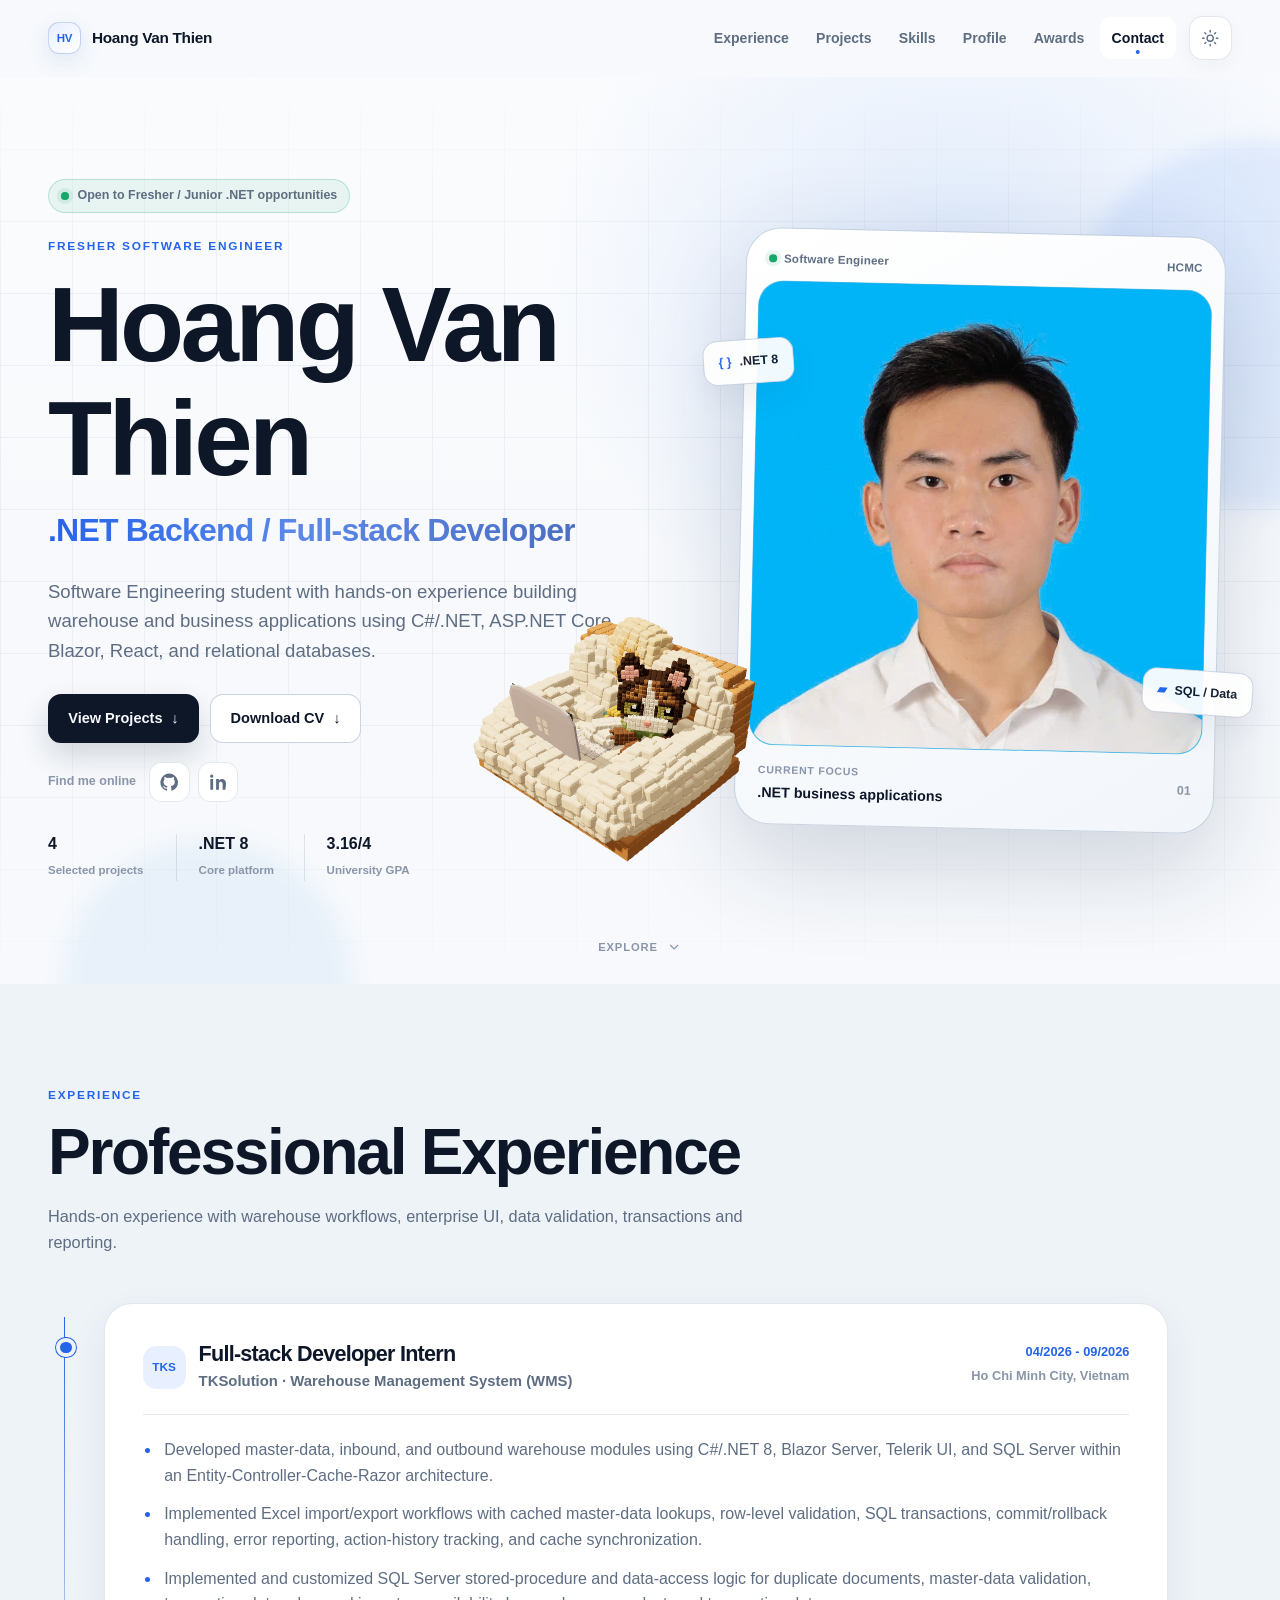
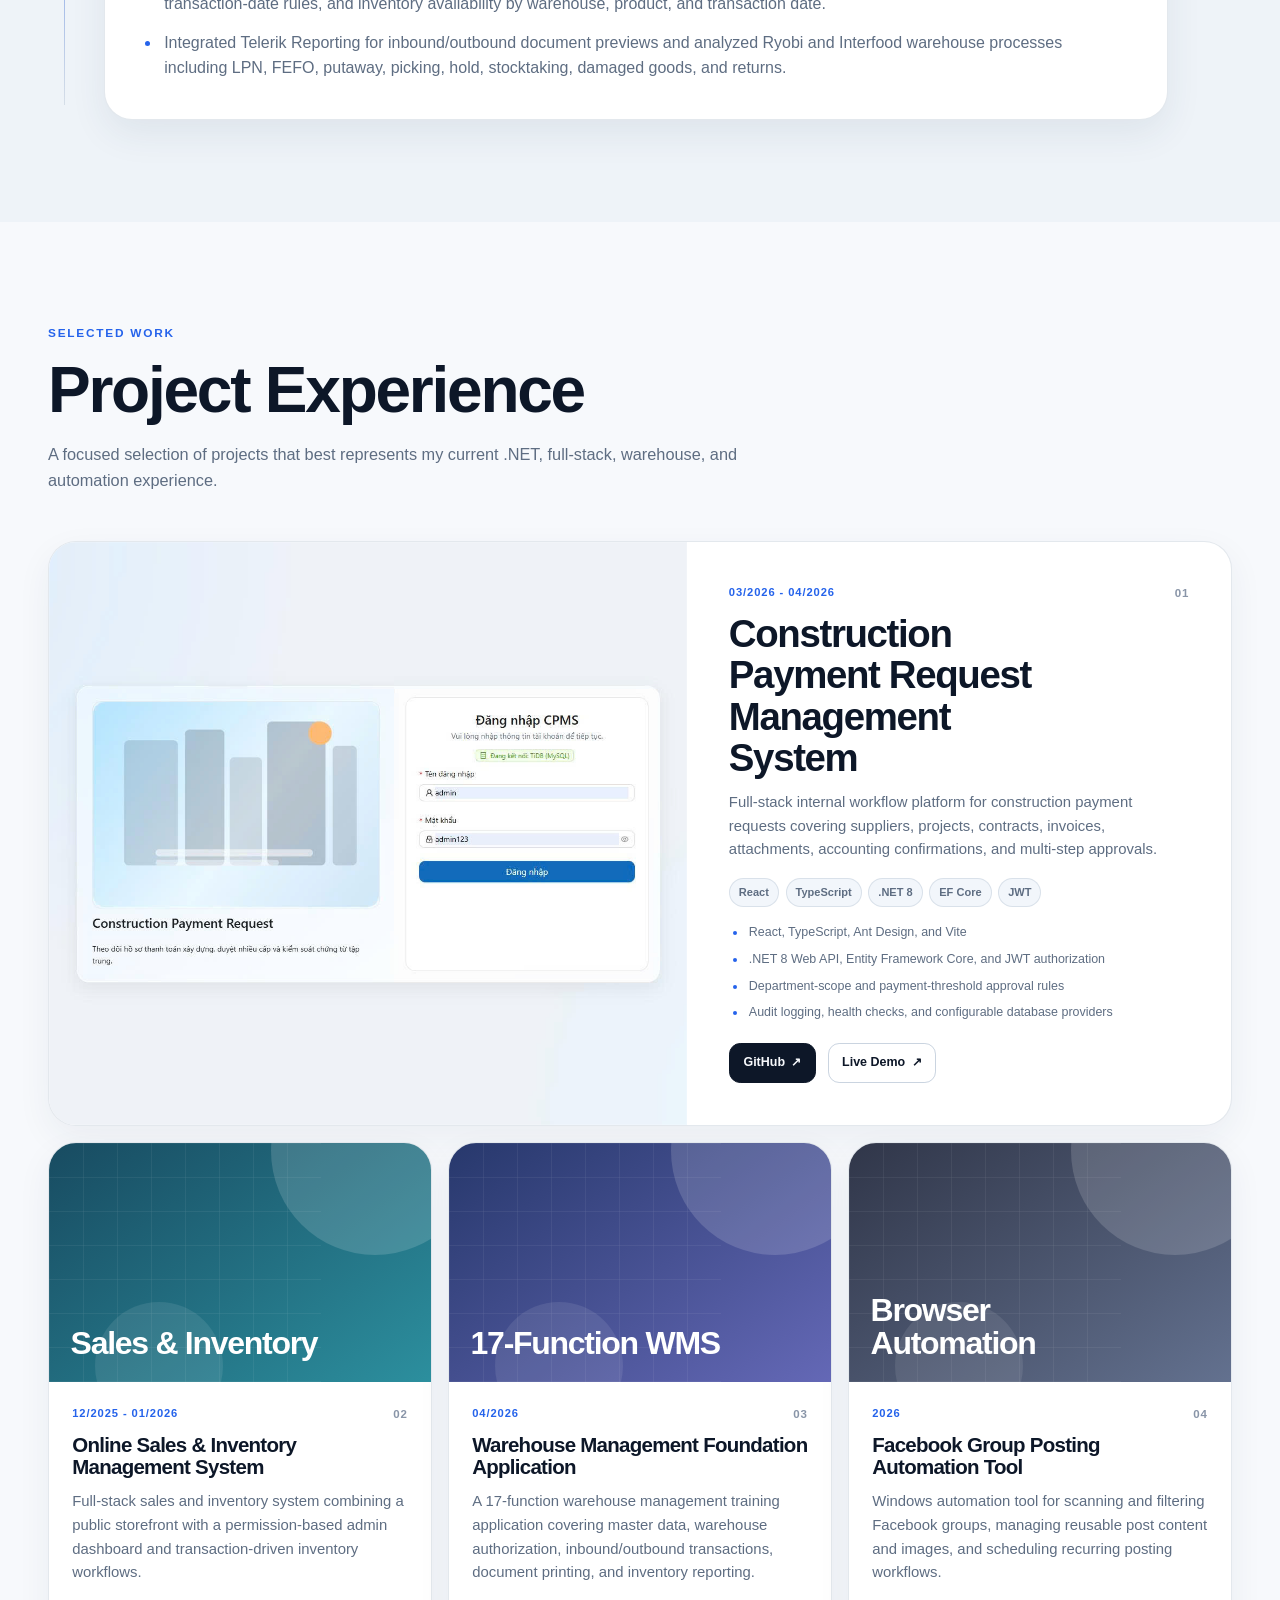
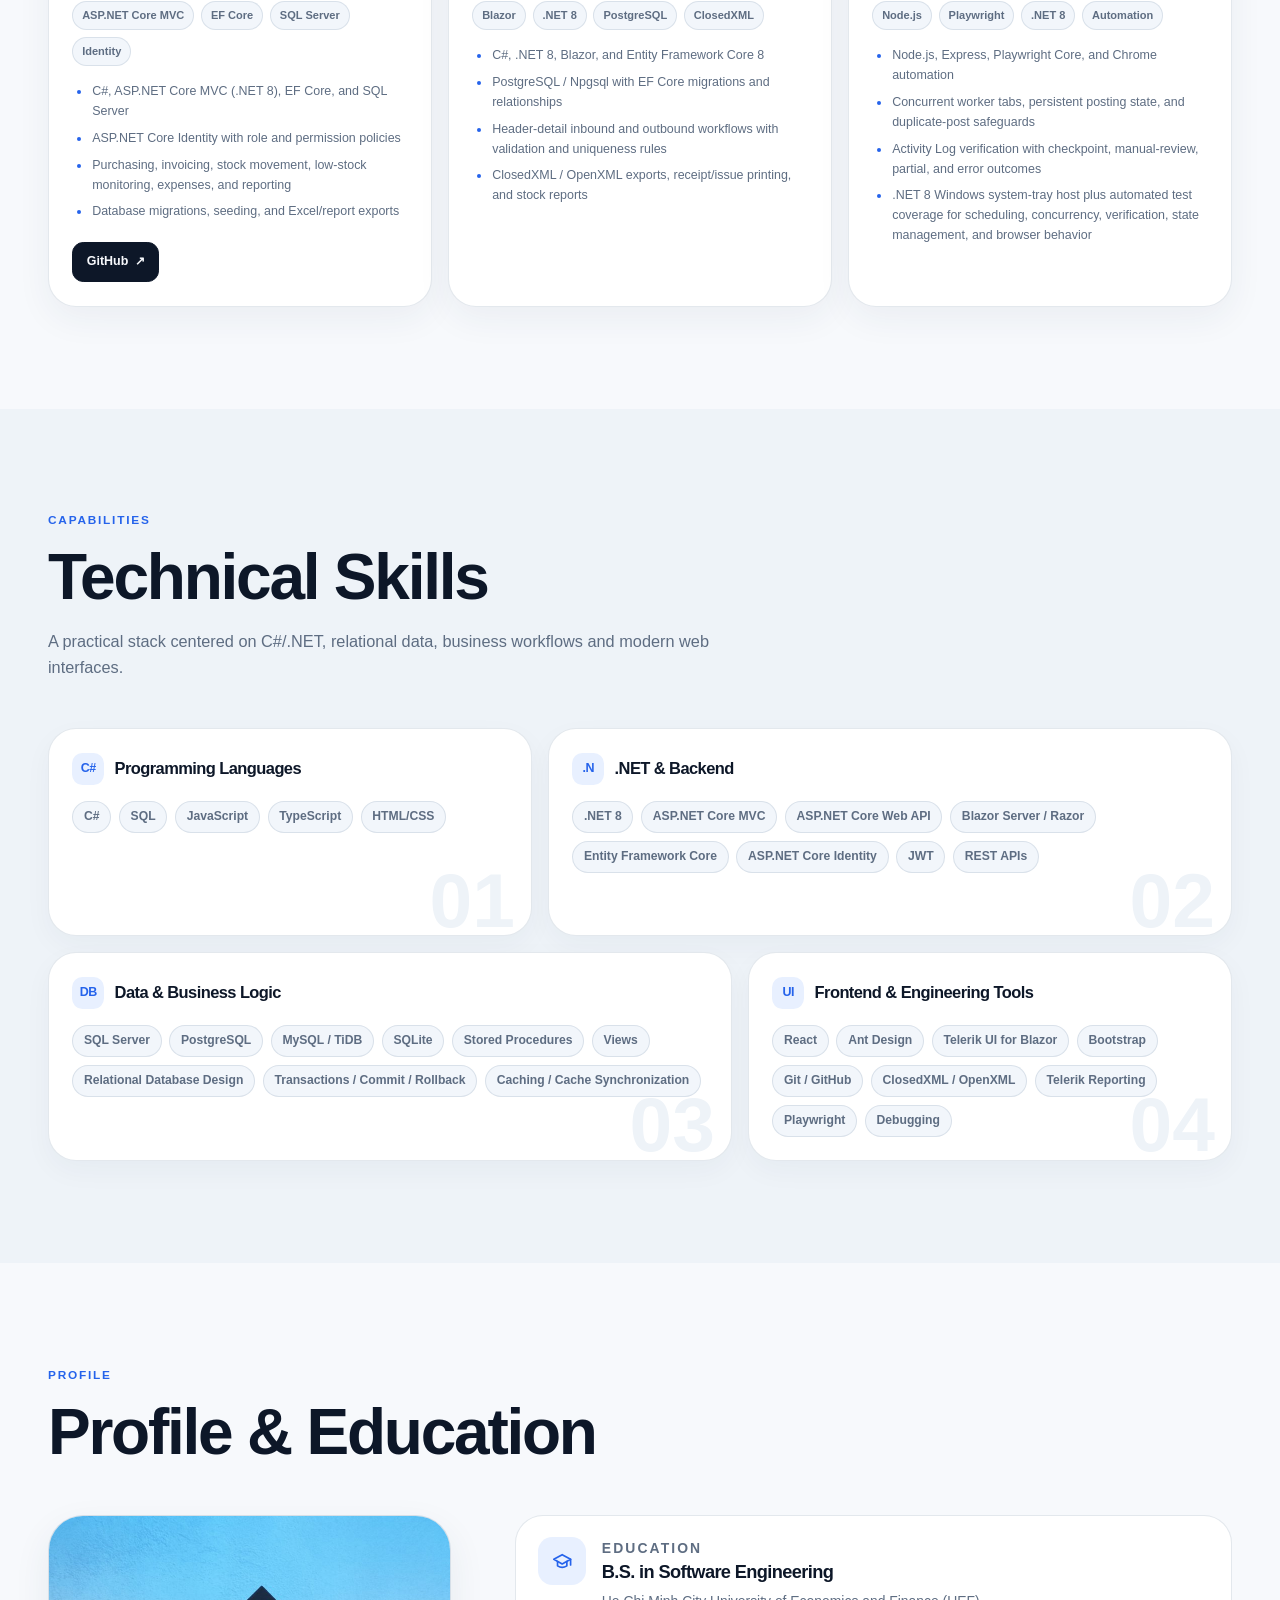
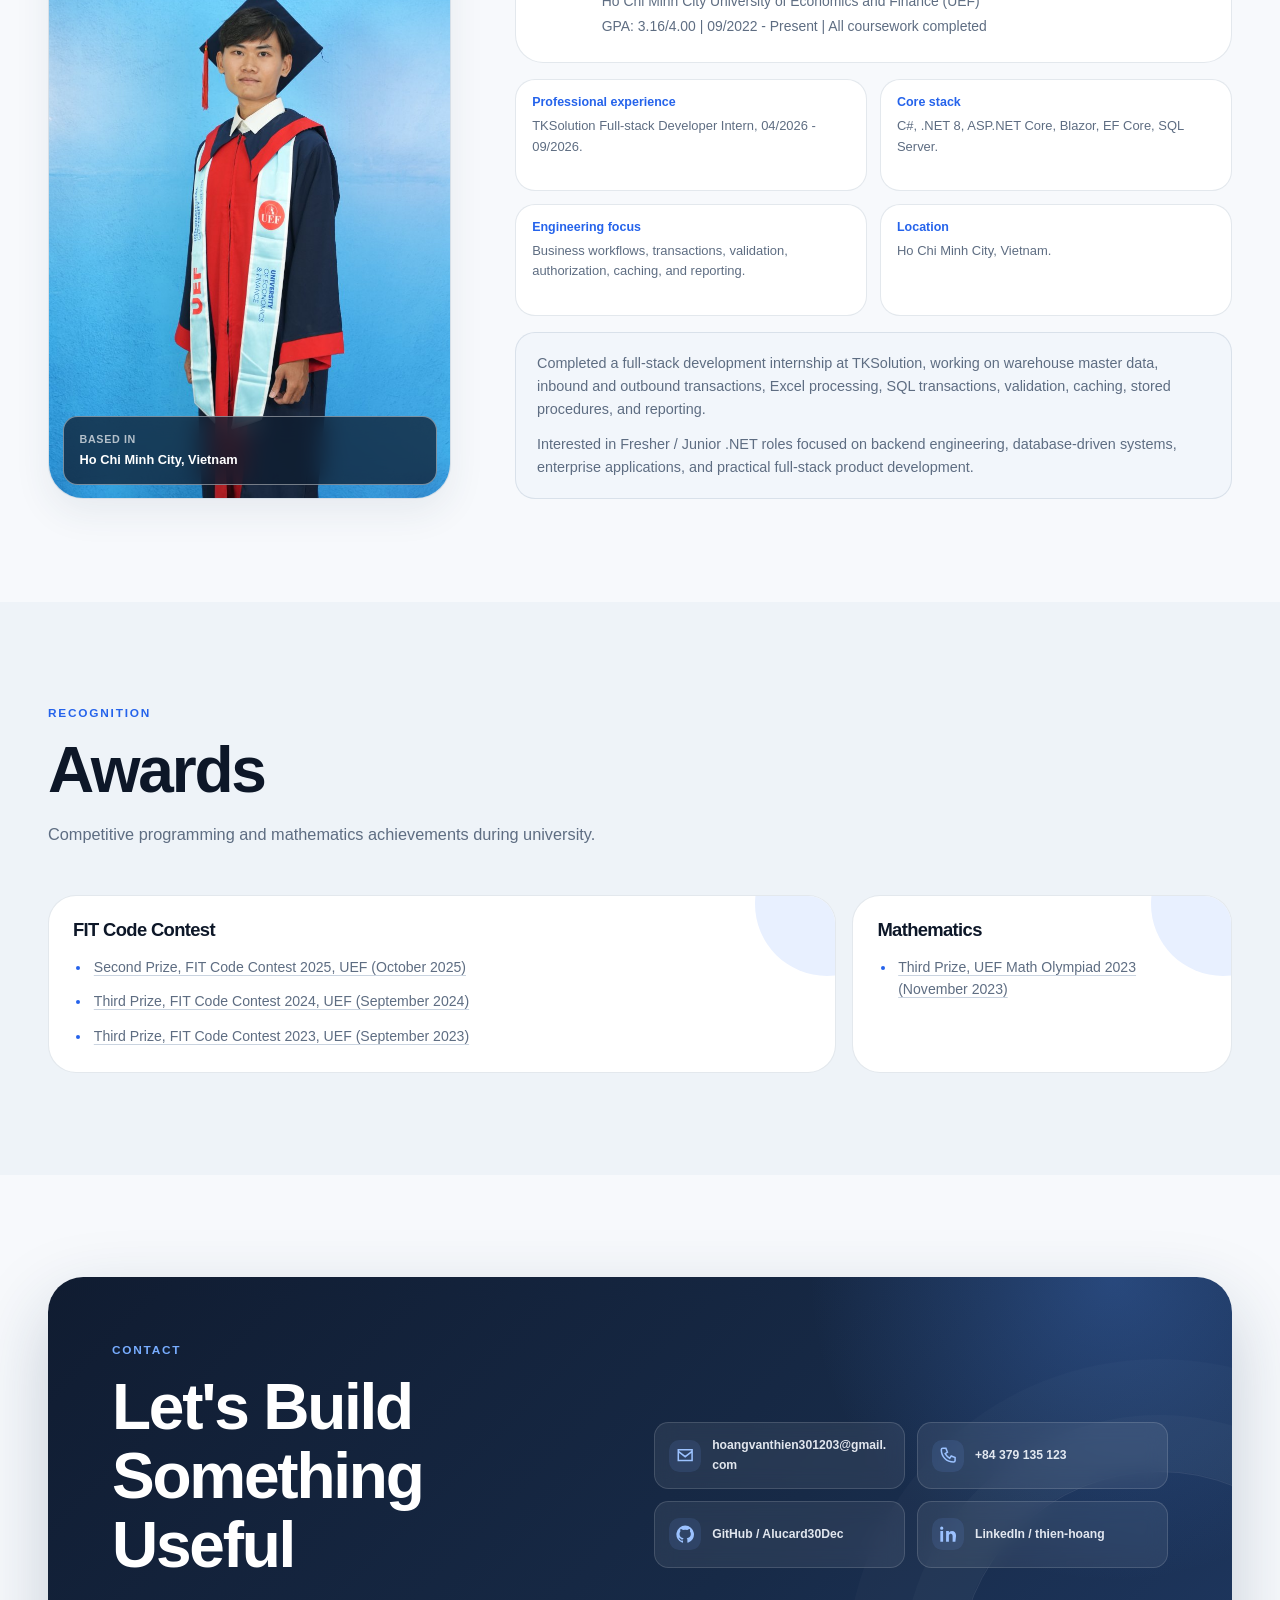
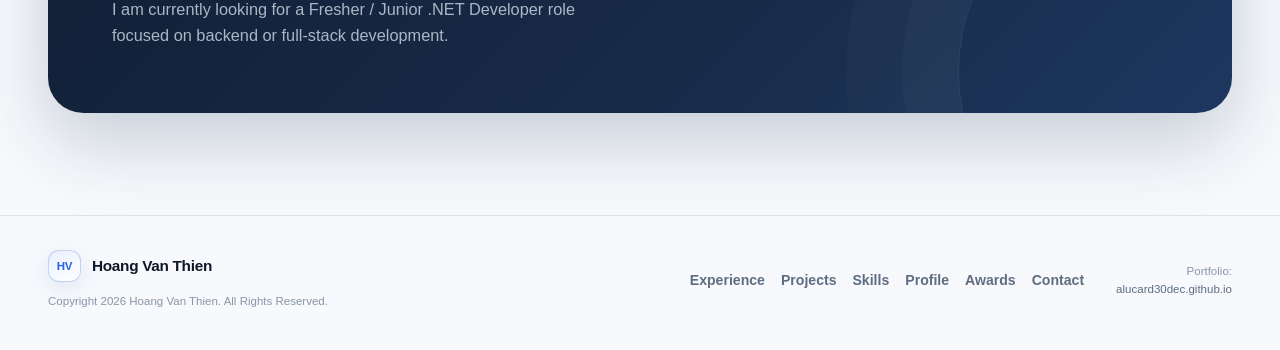
<file: index.html>
<!DOCTYPE html>
<html lang="en">
<head>
  <meta charset="UTF-8" />
  <meta name="viewport" content="width=device-width, initial-scale=1.0" />
  <meta name="description" content="Portfolio of Hoang Van Thien, a Fresher Software Engineer focused on .NET backend and full-stack development." />
  <meta name="theme-color" content="#f7f9fc" />
  <meta name="color-scheme" content="light dark" />
  <meta name="robots" content="index, follow" />
  <meta property="og:type" content="website" />
  <meta property="og:title" content="Hoang Van Thien | .NET Backend / Full-stack Developer" />
  <meta property="og:description" content="Portfolio of Hoang Van Thien, a Fresher Software Engineer focused on .NET backend and full-stack development." />
  <meta property="og:url" content="https://alucard30dec.github.io/" />
  <meta property="og:image" content="https://alucard30dec.github.io/Images/ProfileImage.png" />
  <meta property="og:image:alt" content="Hoang Van Thien" />
  <meta name="twitter:card" content="summary" />
  <meta name="twitter:title" content="Hoang Van Thien | .NET Backend / Full-stack Developer" />
  <meta name="twitter:description" content="Portfolio of Hoang Van Thien, a Fresher Software Engineer focused on .NET backend and full-stack development." />
  <meta name="twitter:image" content="https://alucard30dec.github.io/Images/ProfileImage.png" />
  <title>Hoang Van Thien | .NET Backend / Full-stack Developer</title>
  <link rel="canonical" href="https://alucard30dec.github.io/" />
  <link rel="icon" href="favicon.svg" type="image/svg+xml" />
  <link rel="stylesheet" href="style.css" />
  <script type="application/ld+json">
    {
      "@context": "https://schema.org",
      "@type": "Person",
      "name": "Hoang Van Thien",
      "url": "https://alucard30dec.github.io/",
      "image": "https://alucard30dec.github.io/Images/ProfileImage.png",
      "jobTitle": ".NET Backend / Full-stack Developer",
      "address": {
        "@type": "PostalAddress",
        "addressLocality": "Ho Chi Minh City",
        "addressCountry": "VN"
      },
      "alumniOf": {
        "@type": "CollegeOrUniversity",
        "name": "Ho Chi Minh City University of Economics and Finance"
      },
      "sameAs": [
        "https://github.com/Alucard30Dec",
        "https://www.linkedin.com/in/thi%C3%AAn-ho%C3%A0ng-9427732b5/"
      ]
    }
  </script>
</head>
<body>
  <a class="skip-link" href="#mainContent">Skip to content</a>

  <header class="site-header" id="siteHeader">
    <nav class="nav-shell container" aria-label="Primary navigation">
      <a class="site-brand" href="#home" id="siteBrandLink" aria-label="Hoang Van Thien - Home">
        <span class="brand-mark" aria-hidden="true">HV</span>
        <span id="siteBrand">Hoang Van Thien</span>
      </a>

      <div class="nav-actions">
        <div class="desktop-nav" id="desktopNavLinks"></div>
        <button class="theme-toggle" id="themeToggle" type="button" aria-label="Switch to dark theme" title="Switch theme">
          <svg class="theme-icon theme-icon-sun" viewBox="0 0 24 24" aria-hidden="true">
            <circle cx="12" cy="12" r="4"></circle>
            <path d="M12 2v2M12 20v2M4.93 4.93l1.42 1.42M17.66 17.66l1.41 1.41M2 12h2M20 12h2M4.93 19.07l1.42-1.42M17.66 6.34l1.41-1.41"></path>
          </svg>
          <svg class="theme-icon theme-icon-moon" viewBox="0 0 24 24" aria-hidden="true">
            <path d="M20.4 15.2A8.5 8.5 0 0 1 8.8 3.6 8.5 8.5 0 1 0 20.4 15.2Z"></path>
          </svg>
        </button>
        <button class="mobile-nav-toggle" id="mobileNavToggle" type="button" aria-label="Open navigation" aria-expanded="false" aria-controls="mobileNavMenu">
          <span aria-hidden="true"></span>
          <span aria-hidden="true"></span>
          <span aria-hidden="true"></span>
        </button>
      </div>
    </nav>
    <div class="mobile-nav container" id="mobileNavMenu" hidden></div>
  </header>

  <main id="mainContent">
    <section class="hero section-shell" id="home">
      <div class="hero-glow hero-glow-one" aria-hidden="true"></div>
      <div class="hero-glow hero-glow-two" aria-hidden="true"></div>
      <div class="container hero-grid">
        <div class="hero-copy reveal">
          <div class="availability-badge" id="heroStatus"></div>
          <p class="eyebrow" id="heroIntro"></p>
          <h1 id="heroName">Hoang Van Thien</h1>
          <p class="hero-role" id="heroRole"></p>
          <p class="hero-tagline" id="heroTagline"></p>
          <div class="hero-actions" id="heroActions"></div>
          <div class="hero-social-row">
            <span class="hero-social-label">Find me online</span>
            <div class="social-links" id="heroSocials"></div>
          </div>
          <div class="hero-stats" id="heroStats"></div>
        </div>

        <div class="hero-visual reveal">
          <div class="profile-showcase">
            <div class="profile-card">
              <div class="profile-card-topline">
                <span><span class="live-dot" aria-hidden="true"></span> Software Engineer</span>
                <span>HCMC</span>
              </div>
              <div class="profile-photo-wrap">
                <img id="heroAvatar" src="Images/ProfileImage.png" alt="Hoang Van Thien" fetchpriority="high" decoding="async" />
              </div>
              <div class="profile-card-footer">
                <div>
                  <span class="profile-card-label">Current focus</span>
                  <strong>.NET business applications</strong>
                </div>
                <span class="profile-card-number">01</span>
              </div>
            </div>
            <div class="floating-chip floating-chip-dotnet"><span aria-hidden="true">{ }</span> .NET 8</div>
            <div class="floating-chip floating-chip-data"><span aria-hidden="true">▰</span> SQL / Data</div>
            <div class="pet-dock">
              <div class="voxel-pet" id="voxelPet" role="img" aria-label="Interactive 3D voxel tabby cat on a cream sofa with a silver laptop, patterned golden pillow and toy ball. Drag with a mouse or one finger to rotate 360 degrees; use the mouse wheel or pinch to zoom.">
                <span class="pet-stage-inner" aria-hidden="true">
                  <span class="pet-3d-host" data-pet-3d-host></span>
                  <span class="pet-fallback">
                  <svg class="pet-scene" viewBox="0 0 320 240" focusable="false">
                    <ellipse class="pet-shadow" cx="160" cy="210" rx="126" ry="17"></ellipse>

                    <g class="pet-bed">
                      <ellipse class="pet-bed-pillow" cx="208" cy="76" rx="68" ry="31"></ellipse>
                      <polygon class="pet-bed-fold" points="157,77 207,52 261,73 209,98"></polygon>
                      <polygon class="pet-bed-sheet" points="27,130 153,76 294,126 169,188"></polygon>
                      <polygon class="pet-bed-fold" points="27,130 169,188 169,211 27,151"></polygon>
                      <polygon class="pet-bed-cover" points="169,188 294,126 294,149 169,211"></polygon>
                    </g>

                    <g class="pet-cat-body">
                      <path class="pet-fur-tabby" d="M187 130c8-18 39-22 57-8 14 11 20 34 8 47-15 16-51 11-66-4-10-10-7-24 1-35Z"></path>
                      <path class="pet-fur-white" d="M176 130c4-12 17-17 29-12 12 5 18 22 14 36-3 12-13 18-25 12-15-7-23-23-18-36Z"></path>
                      <ellipse class="pet-fur-white" cx="183" cy="150" rx="16" ry="8" transform="rotate(-15 183 150)"></ellipse>
                      <ellipse class="pet-fur-white" cx="207" cy="153" rx="16" ry="8" transform="rotate(8 207 153)"></ellipse>
                      <path class="pet-fur-tabby-dark" d="M232 133c9 2 15 9 16 16-7-3-12-8-16-16ZM223 151c8 0 14 4 18 10-8 0-14-3-18-10Z"></path>
                    </g>

                    <g class="pet-cat-head">
                      <polygon class="pet-ear-outer" points="174,92 179,64 199,82 198,99"></polygon>
                      <polygon class="pet-ear-outer" points="214,82 235,63 240,94 225,101"></polygon>
                      <polygon class="pet-ear-inner" points="181,84 183,71 194,83 193,91"></polygon>
                      <polygon class="pet-ear-inner" points="221,83 232,71 234,88 226,93"></polygon>
                      <ellipse class="pet-fur-white" cx="207" cy="101" rx="36" ry="31"></ellipse>
                      <path class="pet-fur-tabby" d="M173 97 179 78 190 84 201 72 210 83 222 75 239 93 235 101c-13-8-21-9-29-6-12-4-21-3-33 7Z"></path>
                      <path class="pet-fur-white" d="M202 78 209 84 213 98 204 96 198 83Z"></path>
                      <ellipse class="pet-fur-tabby" cx="192" cy="102" rx="8" ry="10"></ellipse>
                      <ellipse class="pet-fur-tabby" cx="220" cy="102" rx="8" ry="10"></ellipse>
                      <ellipse class="pet-eye" cx="193" cy="101" rx="4.2" ry="6"></ellipse>
                      <ellipse class="pet-eye" cx="219" cy="101" rx="4.2" ry="6"></ellipse>
                      <ellipse class="pet-pupil" cx="193" cy="101" rx="1.7" ry="4.4"></ellipse>
                      <ellipse class="pet-pupil" cx="219" cy="101" rx="1.7" ry="4.4"></ellipse>
                      <circle class="pet-eye-glint" cx="194" cy="99" r="1.4"></circle>
                      <circle class="pet-eye-glint" cx="220" cy="99" r="1.4"></circle>
                      <ellipse class="pet-muzzle" cx="201" cy="114" rx="9" ry="6"></ellipse>
                      <ellipse class="pet-muzzle" cx="212" cy="114" rx="9" ry="6"></ellipse>
                      <path class="pet-nose" d="m203 110 8 0-4 5Z"></path>
                      <path class="pet-whisker" d="m195 114-15-3m15 7-17 2m31-6 16-3m-16 7 17 2"></path>
                    </g>

                    <path class="pet-bed-fold" d="M174 164c18-17 39-19 59-9 17 8 28 16 54 7l25 13v39h-92c-22-9-40-24-46-50Z"></path>

                    <g class="pet-laptop">
                      <polygon class="pet-laptop-shell" points="33,43 112,73 114,161 36,132"></polygon>
                      <polygon class="pet-laptop-panel" points="40,53 105,78 107,151 43,127"></polygon>
                      <circle class="pet-laptop-logo" cx="75" cy="103" r="5"></circle>
                      <polygon class="pet-laptop-shell" points="108,132 177,154 222,135 153,113"></polygon>
                      <polygon class="pet-laptop-keyboard" points="118,135 176,154 208,140 151,121"></polygon>
                      <path class="pet-laptop-keys" d="m126 138 5-2m2 5 5-2m3 5 5-2m2 5 5-2m3-15 5-2m2 5 5-2m3 5 5-2m2 5 5-2m-25 4 5-2m3 5 5-2m2-15 5-2m3 5 5-2m2 5 5-2"></path>
                    </g>
                  </svg>
                  </span>
                </span>
                <span class="pet-label">drag · rotate · zoom</span>
              </div>
            </div>
          </div>
        </div>
      </div>
      <a class="scroll-cue" href="#experience" aria-label="Scroll to experience">
        <span>Explore</span>
        <svg viewBox="0 0 24 24" aria-hidden="true"><path d="m6 9 6 6 6-6"></path></svg>
      </a>
    </section>

    <section class="section-shell section-tint" id="experience">
      <div class="container">
        <div class="section-heading section-heading-left reveal">
          <p class="eyebrow" id="experienceKicker"></p>
          <h2 id="experienceTitle"></h2>
          <p class="section-description section-description-left">Hands-on experience with warehouse workflows, enterprise UI, data validation, transactions and reporting.</p>
        </div>
        <div class="experience-list reveal" id="experienceItems"></div>
      </div>
    </section>

    <section class="section-shell" id="projects">
      <div class="container">
        <div class="section-heading section-heading-left reveal">
          <p class="eyebrow" id="projectsKicker"></p>
          <h2 id="projectsTitle"></h2>
          <p class="section-description section-description-left" id="projectsDescription"></p>
        </div>
        <div class="project-grid" id="projTrack"></div>
      </div>
    </section>

    <section class="section-shell section-tint" id="skills">
      <div class="container">
        <div class="section-heading section-heading-left reveal">
          <p class="eyebrow" id="skillsKicker"></p>
          <h2 id="skillsTitle"></h2>
          <p class="section-description section-description-left">A practical stack centered on C#/.NET, relational data, business workflows and modern web interfaces.</p>
        </div>
        <div class="skills-grid" id="skillsGroups"></div>
      </div>
    </section>

    <section class="section-shell" id="about">
      <div class="container">
        <div class="section-heading section-heading-left reveal">
          <p class="eyebrow" id="aboutKicker"></p>
          <h2 id="aboutTitle"></h2>
        </div>
        <div class="profile-grid reveal">
          <div class="profile-image-frame">
            <img id="aboutImage" src="Images/ProfileImage1.png" alt="Hoang Van Thien" loading="lazy" decoding="async" />
            <div class="profile-image-caption">
              <span>Based in</span>
              <strong>Ho Chi Minh City, Vietnam</strong>
            </div>
          </div>
          <div class="profile-content">
            <article class="education-card">
              <span class="education-icon" aria-hidden="true">
                <svg viewBox="0 0 24 24"><path d="m3 10 9-5 9 5-9 5-9-5Z"></path><path d="M7 12.5V17c3 2 7 2 10 0v-4.5M21 10v6"></path></svg>
              </span>
              <div>
                <p class="card-kicker">Education</p>
                <h3 id="aboutEducationTitle"></h3>
                <p id="aboutEducationSchool"></p>
                <p id="aboutEducationDegree"></p>
              </div>
            </article>
            <div class="highlight-grid" id="aboutHighlights"></div>
            <div class="profile-copy" id="aboutParagraphs"></div>
          </div>
        </div>
      </div>
    </section>

    <section class="section-shell section-tint" id="achievements">
      <div class="container">
        <div class="section-heading section-heading-left reveal">
          <p class="eyebrow" id="achievementsKicker"></p>
          <h2 id="achievementsTitle"></h2>
          <p class="section-description section-description-left">Competitive programming and mathematics achievements during university.</p>
        </div>
        <div class="awards-grid" id="achievementGroups"></div>
      </div>
    </section>

    <section class="section-shell contact-section" id="contact">
      <div class="container reveal">
        <div class="contact-panel">
          <div class="contact-copy">
            <p class="eyebrow">Contact</p>
            <h2 id="contactTitle"></h2>
            <p class="section-description section-description-left" id="contactDescription"></p>
          </div>
          <div class="contact-methods" id="contactMethods"></div>
        </div>
      </div>
    </section>
  </main>

  <footer class="site-footer">
    <div class="container footer-grid">
      <div class="footer-brand-block">
        <a class="site-brand footer-brand" href="#home">
          <span class="brand-mark" aria-hidden="true">HV</span>
          <span>Hoang Van Thien</span>
        </a>
        <p id="footerCopyright"></p>
      </div>
      <nav class="footer-nav" id="footerNavLinks" aria-label="Footer navigation"></nav>
      <p class="footer-portfolio">
        <span id="footerPortfolioLabel"></span>
        <a id="footerPortfolioLink" href="https://alucard30dec.github.io/"></a>
      </p>
    </div>
  </footer>

  <script src="portfolio-data.js"></script>
  <script src="script.js"></script>
  <script type="importmap">
    {
      "imports": {
        "three": "./vendor/three/three.module.js"
      }
    }
  </script>
  <script type="module" src="pet-3d.js"></script>
</body>
</html>
</file>
<file: style.css>
:root {
  color-scheme: light;
  --page: #f7f9fc;
  --surface: #ffffff;
  --surface-elevated: #ffffff;
  --surface-muted: #eef3f8;
  --surface-soft: #f2f6fb;
  --text: #142033;
  --text-strong: #0d1728;
  --text-soft: #5e6d82;
  --text-faint: #8995a8;
  --line: rgba(118, 139, 166, 0.2);
  --line-strong: rgba(91, 121, 158, 0.32);
  --accent: #2563eb;
  --accent-strong: #1749a7;
  --accent-soft: #e8f0ff;
  --accent-glow: rgba(59, 130, 246, 0.2);
  --success: #18a66a;
  --pet-fur-white: #fff4e5;
  --pet-fur-tabby: #75472f;
  --pet-fur-tabby-dark: #3b2419;
  --pet-bed-sheet: #fff1d8;
  --pet-bed-cover: #f9ead2;
  --pet-bed-fold: #e9d8bd;
  --pet-bed-pillow: #f1d7a8;
  --pet-laptop-shell: #d7d2d0;
  --pet-laptop-bezel: #9a9695;
  --pet-whisker: #8d8179;
  --nav-bg: rgba(247, 249, 252, 0.82);
  --shadow-sm: 0 14px 36px rgba(35, 59, 91, 0.08);
  --shadow-md: 0 24px 70px rgba(31, 54, 86, 0.13);
  --shadow-lg: 0 34px 100px rgba(24, 46, 78, 0.18);
  --radius-sm: 0.9rem;
  --radius-md: 1.25rem;
  --radius-lg: 1.75rem;
  --radius-xl: 2.2rem;
  --content-width: 74rem;
  --section-space: clamp(5rem, 8vw, 8rem);
  --header-height: 4.75rem;
}

html[data-theme="dark"] {
  color-scheme: dark;
  --page: #0b1220;
  --surface: #111b2d;
  --surface-elevated: #152136;
  --surface-muted: #0f1929;
  --surface-soft: #17253a;
  --text: #dce6f3;
  --text-strong: #f5f8fc;
  --text-soft: #9cadc3;
  --text-faint: #73849c;
  --line: rgba(132, 157, 190, 0.18);
  --line-strong: rgba(134, 164, 204, 0.33);
  --accent: #69a1ff;
  --accent-strong: #9cc0ff;
  --accent-soft: rgba(58, 118, 215, 0.18);
  --accent-glow: rgba(62, 126, 229, 0.25);
  --success: #4bd99c;
  --pet-fur-white: #f4eadb;
  --pet-fur-tabby: #6b4633;
  --pet-fur-tabby-dark: #33231c;
  --pet-bed-sheet: #eee1cc;
  --pet-bed-cover: #e8d8c0;
  --pet-bed-fold: #d5c3aa;
  --pet-bed-pillow: #d2b684;
  --pet-laptop-shell: #bfc0c2;
  --pet-laptop-bezel: #7e8083;
  --pet-whisker: #a99f95;
  --nav-bg: rgba(11, 18, 32, 0.84);
  --shadow-sm: 0 14px 36px rgba(0, 0, 0, 0.2);
  --shadow-md: 0 24px 70px rgba(0, 0, 0, 0.28);
  --shadow-lg: 0 34px 100px rgba(0, 0, 0, 0.36);
}

* {
  box-sizing: border-box;
}

html {
  scroll-behavior: smooth;
  background: var(--page);
  max-width: 100%;
}

body {
  margin: 0;
  max-width: 100%;
  overflow-x: clip;
  background: var(--page);
  color: var(--text);
  font-family: Inter, ui-sans-serif, -apple-system, BlinkMacSystemFont, "Segoe UI", Roboto, Helvetica, Arial, sans-serif;
  line-height: 1.6;
  -webkit-font-smoothing: antialiased;
  transition: background 220ms ease, color 220ms ease;
}

body,
button,
a {
  -webkit-tap-highlight-color: transparent;
}

img,
svg {
  display: block;
  max-width: 100%;
}

a {
  color: inherit;
}

button {
  font: inherit;
}

h1,
h2,
h3,
p {
  margin-top: 0;
}

h1,
h2,
h3 {
  color: var(--text-strong);
  line-height: 1.08;
  letter-spacing: -0.035em;
}

h1 {
  margin-bottom: 1rem;
  font-size: clamp(3.8rem, 8.2vw, 7.2rem);
  font-weight: 850;
}

h2 {
  margin-bottom: 0;
  font-size: clamp(2.45rem, 5vw, 4rem);
  font-weight: 820;
}

h3 {
  font-size: 1.25rem;
}

::selection {
  background: var(--accent);
  color: #ffffff;
}

.container {
  width: min(calc(100% - 3rem), var(--content-width));
  margin-inline: auto;
}

.skip-link {
  position: fixed;
  top: 0.75rem;
  left: 0.75rem;
  z-index: 120;
  padding: 0.75rem 1rem;
  border-radius: 0.7rem;
  background: var(--text-strong);
  color: var(--page);
  font-weight: 750;
  text-decoration: none;
  transform: translateY(-160%);
  transition: transform 160ms ease;
}

.skip-link:focus {
  transform: translateY(0);
}

.site-header {
  position: sticky;
  top: 0;
  z-index: 80;
  min-height: var(--header-height);
  border-bottom: 1px solid transparent;
  background: var(--nav-bg);
  backdrop-filter: blur(18px);
  transition: border-color 180ms ease, box-shadow 180ms ease, background 180ms ease;
}

.site-header.is-scrolled {
  border-bottom-color: var(--line);
  box-shadow: 0 8px 30px rgba(23, 41, 67, 0.05);
}

.nav-shell {
  min-height: var(--header-height);
  min-width: 0;
  display: flex;
  align-items: center;
  justify-content: space-between;
  gap: 2rem;
}

.site-brand {
  display: inline-flex;
  align-items: center;
  gap: 0.7rem;
  color: var(--text-strong);
  font-size: 0.96rem;
  font-weight: 800;
  letter-spacing: -0.02em;
  text-decoration: none;
}

.brand-mark {
  width: 2.05rem;
  height: 2.05rem;
  display: inline-grid;
  place-items: center;
  border: 1px solid rgba(65, 120, 211, 0.28);
  border-radius: 0.68rem;
  background: linear-gradient(145deg, var(--accent-soft), var(--surface));
  color: var(--accent);
  font-size: 0.72rem;
  font-weight: 900;
  letter-spacing: -0.03em;
  box-shadow: 0 7px 22px rgba(46, 102, 191, 0.12);
}

.nav-actions {
  display: flex;
  align-items: center;
  gap: 0.8rem;
}

.desktop-nav {
  display: flex;
  align-items: center;
  gap: 0.2rem;
}

.nav-link,
.footer-nav-link {
  position: relative;
  color: var(--text-soft);
  font-size: 0.88rem;
  font-weight: 680;
  text-decoration: none;
  transition: color 150ms ease, background 150ms ease;
}

.nav-link {
  padding: 0.62rem 0.75rem;
  border-radius: 0.7rem;
}

.nav-link:hover,
.nav-link.is-active {
  color: var(--text-strong);
  background: var(--surface);
}

.nav-link.is-active::after {
  content: "";
  position: absolute;
  left: 50%;
  bottom: 0.32rem;
  width: 0.28rem;
  height: 0.28rem;
  border-radius: 50%;
  background: var(--accent);
  transform: translateX(-50%);
}

.theme-toggle,
.mobile-nav-toggle {
  width: 2.7rem;
  height: 2.7rem;
  flex: 0 0 auto;
  display: inline-grid;
  place-items: center;
  border: 1px solid var(--line);
  border-radius: 0.85rem;
  background: var(--surface);
  color: var(--text-soft);
  cursor: pointer;
  box-shadow: 0 6px 20px rgba(31, 55, 88, 0.04);
  transition: transform 150ms ease, border-color 150ms ease, color 150ms ease, background 150ms ease;
}

.theme-toggle:hover,
.mobile-nav-toggle:hover {
  border-color: var(--line-strong);
  color: var(--text-strong);
  transform: translateY(-1px);
}

.theme-icon {
  width: 1.15rem;
  height: 1.15rem;
  fill: none;
  stroke: currentColor;
  stroke-width: 1.8;
  stroke-linecap: round;
  stroke-linejoin: round;
}

.theme-icon-moon {
  display: none;
}

html[data-theme="dark"] .theme-icon-sun {
  display: none;
}

html[data-theme="dark"] .theme-icon-moon {
  display: block;
}

.mobile-nav-toggle {
  display: none;
  align-content: center;
  gap: 0.25rem;
}

.mobile-nav-toggle span {
  width: 1.05rem;
  height: 1.5px;
  border-radius: 99px;
  background: currentColor;
  transition: transform 160ms ease, opacity 160ms ease;
}

.mobile-nav-toggle.is-open span:nth-child(1) {
  transform: translateY(5.5px) rotate(45deg);
}

.mobile-nav-toggle.is-open span:nth-child(2) {
  opacity: 0;
}

.mobile-nav-toggle.is-open span:nth-child(3) {
  transform: translateY(-5.5px) rotate(-45deg);
}

.mobile-nav {
  padding-bottom: 0.85rem;
  display: grid;
  gap: 0.3rem;
}

.mobile-nav[hidden] {
  display: none;
}

.mobile-nav-link {
  display: block;
  padding: 0.72rem 0.85rem;
  border-radius: 0.75rem;
  color: var(--text-soft);
  font-size: 0.94rem;
  font-weight: 680;
  text-decoration: none;
}

.mobile-nav-link:hover,
.mobile-nav-link.is-active {
  background: var(--surface);
  color: var(--text-strong);
}

.section-shell {
  position: relative;
  padding-block: var(--section-space);
  scroll-margin-top: calc(var(--header-height) - 0.1rem);
}

.section-tint {
  background: var(--surface-muted);
}

.section-heading {
  max-width: 47rem;
  margin: 0 auto 3rem;
  text-align: center;
}

.section-heading-left {
  margin-inline: 0;
  text-align: left;
}

.section-description {
  max-width: 44rem;
  margin: 1rem auto 0;
  color: var(--text-soft);
  font-size: 1.02rem;
}

.section-description-left {
  margin-inline: 0;
}

.eyebrow,
.card-kicker {
  margin-bottom: 0.8rem;
  color: var(--accent);
  font-size: 0.74rem;
  font-weight: 850;
  letter-spacing: 0.15em;
  text-transform: uppercase;
}

.card-kicker {
  margin-bottom: 0.5rem;
}

.hero {
  min-height: calc(100svh - var(--header-height));
  display: flex;
  align-items: center;
  overflow: hidden;
  background:
    linear-gradient(180deg, rgba(255, 255, 255, 0.44), transparent 55%),
    radial-gradient(circle at 75% 20%, var(--accent-glow), transparent 26rem),
    var(--page);
}

html[data-theme="dark"] .hero {
  background:
    linear-gradient(180deg, rgba(25, 39, 61, 0.2), transparent 55%),
    radial-gradient(circle at 75% 20%, var(--accent-glow), transparent 26rem),
    var(--page);
}

.hero::before {
  content: "";
  position: absolute;
  inset: 0;
  pointer-events: none;
  opacity: 0.45;
  background-image:
    linear-gradient(var(--line) 1px, transparent 1px),
    linear-gradient(90deg, var(--line) 1px, transparent 1px);
  background-size: 72px 72px;
  mask-image: linear-gradient(to bottom, transparent, #000 20%, #000 72%, transparent);
}

.hero-glow {
  position: absolute;
  border-radius: 50%;
  pointer-events: none;
  filter: blur(10px);
}

.hero-glow-one {
  width: 23rem;
  height: 23rem;
  top: 4rem;
  right: -10rem;
  background: rgba(77, 139, 243, 0.12);
}

.hero-glow-two {
  width: 18rem;
  height: 18rem;
  bottom: -9rem;
  left: 5%;
  background: rgba(61, 151, 214, 0.08);
}

.hero-grid {
  position: relative;
  z-index: 2;
  display: grid;
  grid-template-columns: minmax(0, 1.08fr) minmax(22rem, 0.92fr);
  gap: clamp(3rem, 7vw, 6.8rem);
  align-items: center;
}

.hero-copy {
  min-width: 0;
  max-width: 47rem;
}

.availability-badge {
  width: fit-content;
  min-height: 2.05rem;
  display: inline-flex;
  align-items: center;
  gap: 0.55rem;
  margin-bottom: 1.5rem;
  padding: 0.35rem 0.75rem;
  border: 1px solid rgba(24, 166, 106, 0.24);
  border-radius: 999px;
  background: rgba(24, 166, 106, 0.08);
  color: var(--text-soft);
  font-size: 0.78rem;
  font-weight: 700;
}

.availability-badge::before {
  content: "";
  width: 0.48rem;
  height: 0.48rem;
  flex: 0 0 auto;
  border-radius: 50%;
  background: var(--success);
  box-shadow: 0 0 0 4px rgba(24, 166, 106, 0.11);
}

.hero h1 {
  max-width: 10ch;
  margin-bottom: 0.6rem;
}

.hero-role {
  width: fit-content;
  margin-bottom: 1.3rem;
  background: linear-gradient(90deg, var(--accent), #5c88e9 48%, #4b6ec2);
  background-clip: text;
  color: transparent;
  font-size: clamp(1.35rem, 2.8vw, 2rem);
  font-weight: 780;
  letter-spacing: -0.025em;
}

html[data-theme="dark"] .hero-role {
  background-image: linear-gradient(90deg, #8eb8ff, #66a4ff 48%, #a5bfff);
}

.hero-tagline {
  max-width: 42rem;
  margin-bottom: 0;
  color: var(--text-soft);
  font-size: clamp(1.02rem, 1.8vw, 1.16rem);
  overflow-wrap: break-word;
}

.hero-actions,
.project-actions,
.social-links,
.contact-methods {
  display: flex;
  flex-wrap: wrap;
  align-items: center;
  gap: 0.72rem;
}

.hero-actions {
  margin-top: 1.8rem;
}

.button {
  min-height: 3.05rem;
  display: inline-flex;
  align-items: center;
  justify-content: center;
  gap: 0.55rem;
  padding: 0.72rem 1.2rem;
  border: 1px solid transparent;
  border-radius: 0.82rem;
  font-size: 0.91rem;
  font-weight: 780;
  text-decoration: none;
  transition: transform 160ms ease, box-shadow 160ms ease, background 160ms ease, border-color 160ms ease;
}

.button::after {
  content: "↗";
  font-size: 0.92rem;
  transition: transform 160ms ease;
}

.button[href^="#"]::after {
  content: "↓";
}

.button-download::after {
  content: "↓";
}

.button:hover {
  transform: translateY(-2px);
}

.button:hover::after {
  transform: translate(2px, -2px);
}

.button[href^="#"]:hover::after {
  transform: translateY(2px);
}

.button-primary {
  background: var(--text-strong);
  color: var(--page);
  box-shadow: 0 13px 30px rgba(18, 31, 51, 0.16);
}

html[data-theme="dark"] .button-primary {
  background: #f3f7fd;
  color: #0b1423;
}

.button-primary:hover {
  box-shadow: 0 17px 38px rgba(18, 31, 51, 0.22);
}

.button-secondary {
  border-color: var(--line-strong);
  background: var(--surface);
  color: var(--text-strong);
}

.button-secondary:hover {
  border-color: var(--accent);
  box-shadow: var(--shadow-sm);
}

.hero-social-row {
  display: flex;
  align-items: center;
  gap: 0.8rem;
  margin-top: 1.15rem;
}

.hero-social-label {
  color: var(--text-faint);
  font-size: 0.78rem;
  font-weight: 650;
}

.social-links {
  gap: 0.5rem;
}

.social-link {
  width: 2.55rem;
  height: 2.55rem;
  display: inline-flex;
  align-items: center;
  justify-content: center;
  border: 1px solid var(--line);
  border-radius: 0.78rem;
  background: var(--surface);
  color: var(--text-soft);
  transition: color 150ms ease, border-color 150ms ease, transform 150ms ease, background 150ms ease;
}

.social-link:hover {
  border-color: var(--accent);
  color: var(--accent);
  transform: translateY(-2px);
}

.social-link svg,
.contact-icon svg {
  width: 1.15rem;
  height: 1.15rem;
}

.hero-stats {
  display: flex;
  flex-wrap: wrap;
  gap: 0;
  margin-top: 2rem;
}

.hero-stat {
  min-width: 8rem;
  padding: 0 1.35rem;
  border-left: 1px solid var(--line);
}

.hero-stat:first-child {
  padding-left: 0;
  border-left: 0;
}

.hero-stat strong {
  display: block;
  margin-bottom: 0.08rem;
  color: var(--text-strong);
  font-size: 1rem;
  line-height: 1.25;
}

.hero-stat span {
  color: var(--text-faint);
  font-size: 0.72rem;
  font-weight: 650;
}

.hero-visual {
  min-width: 0;
  display: flex;
  justify-content: center;
}

.profile-showcase {
  position: relative;
  width: min(30rem, 90vw);
  margin-inline: auto;
}

.profile-card {
  position: relative;
  z-index: 2;
  padding: 0.75rem;
  border: 1px solid var(--line-strong);
  border-radius: var(--radius-xl);
  background: linear-gradient(150deg, var(--surface-elevated), var(--surface-soft));
  box-shadow: var(--shadow-lg);
  transform: rotate(1.3deg);
}

.profile-card-topline,
.profile-card-footer {
  display: flex;
  align-items: center;
  justify-content: space-between;
  gap: 1rem;
}

.profile-card-topline {
  padding: 0.55rem 0.65rem 0.8rem;
  color: var(--text-soft);
  font-size: 0.72rem;
  font-weight: 700;
  letter-spacing: 0.02em;
}

.profile-card-topline > span:first-child {
  display: inline-flex;
  align-items: center;
  gap: 0.45rem;
}

.live-dot {
  width: 0.46rem;
  height: 0.46rem;
  display: inline-block;
  border-radius: 50%;
  background: var(--success);
  box-shadow: 0 0 0 4px rgba(24, 166, 106, 0.1);
}

.profile-photo-wrap {
  overflow: hidden;
  border: 1px solid rgba(255, 255, 255, 0.28);
  border-radius: 1.6rem;
  background: #0ea5df;
}

.profile-photo-wrap img {
  width: 100%;
  aspect-ratio: 4 / 4.1;
  object-fit: cover;
  object-position: center 28%;
  transform: rotate(-1.3deg) scale(1.04);
}

.profile-card-footer {
  padding: 0.95rem 0.65rem 0.45rem;
}

.profile-card-footer > div {
  display: grid;
  gap: 0.2rem;
}

.profile-card-label {
  color: var(--text-faint);
  font-size: 0.66rem;
  font-weight: 700;
  letter-spacing: 0.07em;
  text-transform: uppercase;
}

.profile-card-footer strong {
  color: var(--text-strong);
  font-size: 0.89rem;
}

.profile-card-number {
  color: var(--text-faint);
  font-size: 0.78rem;
  font-weight: 800;
}

.floating-chip {
  position: absolute;
  z-index: 4;
  display: inline-flex;
  align-items: center;
  gap: 0.5rem;
  padding: 0.72rem 0.9rem;
  border: 1px solid var(--line-strong);
  border-radius: 0.9rem;
  background: var(--surface);
  color: var(--text-strong);
  font-size: 0.78rem;
  font-weight: 780;
  box-shadow: var(--shadow-sm);
  opacity: 0.94;
}

.floating-chip span {
  color: var(--accent);
}

.floating-chip-dotnet {
  top: 18%;
  left: -2.3rem;
  transform: rotate(-4deg);
}

.floating-chip-data {
  right: -2rem;
  bottom: 19%;
  transform: rotate(4deg);
}

.pet-dock {
  position: absolute;
  z-index: 6;
  left: -18.5rem;
  bottom: -4.65rem;
  width: 20.5rem;
  pointer-events: none;
}

.voxel-pet {
  width: 100%;
  display: grid;
  justify-items: center;
  gap: 0.15rem;
  padding: 0;
  border: 0;
  background: transparent;
  color: var(--text-soft);
  pointer-events: auto;
}

.pet-stage-inner {
  position: relative;
  width: 100%;
  display: block;
  aspect-ratio: 1;
  overflow: hidden;
  background: transparent;
}

.pet-3d-host,
.pet-fallback {
  position: absolute;
  inset: 0;
}

.pet-3d-host {
  z-index: 2;
  opacity: 0;
  pointer-events: none;
  touch-action: none;
  transition: opacity 180ms ease;
}

.pet-fallback {
  z-index: 1;
  display: block;
  opacity: 1;
  transition: opacity 180ms ease;
}

.pet-3d-canvas {
  width: 100%;
  height: 100%;
  display: block;
  cursor: grab;
  outline: none;
}

.pet-3d-canvas:active {
  cursor: grabbing;
}

.voxel-pet.is-3d-ready .pet-3d-host {
  opacity: 1;
  pointer-events: auto;
}

.voxel-pet.is-3d-ready .pet-fallback {
  opacity: 0;
  pointer-events: none;
}

.pet-scene {
  width: 100%;
  height: 100%;
  overflow: visible;
}

.pet-shadow {
  fill: none;
}

html[data-theme="dark"] .pet-shadow {
  fill: none;
}

.pet-fur-white {
  fill: var(--pet-fur-white);
}

.pet-ear-inner {
  fill: #d18c8c;
}

.pet-fur-tabby,
.pet-ear-outer {
  fill: var(--pet-fur-tabby);
}

.pet-fur-tabby-dark {
  fill: var(--pet-fur-tabby-dark);
}

.pet-eye {
  fill: #789665;
}

.pet-pupil {
  fill: #202321;
}

.pet-eye-glint {
  fill: #ffffff;
}

.pet-nose {
  fill: #d77d83;
}

.pet-whisker {
  fill: none;
  stroke: var(--pet-whisker);
  stroke-width: 1.3;
  stroke-linecap: round;
}

.pet-muzzle {
  fill: #ead1bc;
}

.pet-bed-sheet {
  fill: var(--pet-bed-sheet);
}

.pet-bed-cover {
  fill: var(--pet-bed-cover);
}

.pet-bed-fold {
  fill: var(--pet-bed-fold);
}

.pet-bed-pillow {
  fill: var(--pet-bed-pillow);
}

.pet-laptop-shell {
  fill: var(--pet-laptop-shell);
}

.pet-laptop-panel {
  fill: #d5dbe0;
}

.pet-laptop-logo {
  fill: var(--pet-laptop-bezel);
}

.pet-laptop-keys {
  fill: none;
  stroke: var(--pet-laptop-bezel);
  stroke-width: 1.6;
  stroke-linecap: round;
}

.pet-laptop-keyboard {
  fill: #d5dbe0;
}

.pet-label {
  margin-top: -0.85rem;
  padding: 0.24rem 0.55rem;
  border: 0;
  background: transparent;
  color: var(--text-faint);
  font-size: 0.61rem;
  font-weight: 800;
  letter-spacing: 0.08em;
  text-transform: uppercase;
  opacity: 0;
  transform: translateY(0.25rem);
  transition: opacity 150ms ease, transform 150ms ease;
}

.voxel-pet:hover .pet-label {
  opacity: 1;
  transform: translateY(0);
}

.scroll-cue {
  position: absolute;
  z-index: 4;
  left: 50%;
  bottom: 1.7rem;
  display: inline-flex;
  align-items: center;
  gap: 0.5rem;
  color: var(--text-faint);
  font-size: 0.7rem;
  font-weight: 700;
  letter-spacing: 0.08em;
  text-decoration: none;
  text-transform: uppercase;
  transform: translateX(-50%);
}

.scroll-cue svg {
  width: 1rem;
  height: 1rem;
  fill: none;
  stroke: currentColor;
  stroke-width: 1.8;
  animation: cueBounce 1.8s ease-in-out infinite;
}

@keyframes cueBounce {
  0%,
  100% {
    transform: translateY(0);
  }

  50% {
    transform: translateY(4px);
  }
}
.experience-list {
  position: relative;
  max-width: 70rem;
}

.experience-list::before {
  content: "";
  position: absolute;
  top: 0.9rem;
  bottom: 0.9rem;
  left: 1rem;
  width: 1px;
  background: linear-gradient(var(--accent), var(--line));
}

.experience-card {
  position: relative;
  min-width: 0;
  margin-left: 3.5rem;
  padding: clamp(1.5rem, 4vw, 2.35rem);
  border: 1px solid var(--line);
  border-radius: var(--radius-lg);
  background: var(--surface);
  box-shadow: var(--shadow-sm);
}

.experience-card::before {
  content: "";
  position: absolute;
  top: 2.1rem;
  left: -3.05rem;
  width: 0.74rem;
  height: 0.74rem;
  border: 4px solid var(--surface-muted);
  border-radius: 50%;
  background: var(--accent);
  box-shadow: 0 0 0 1px var(--accent);
}

.experience-header {
  display: grid;
  grid-template-columns: minmax(0, 1fr) auto;
  gap: 2rem;
  padding-bottom: 1.3rem;
  border-bottom: 1px solid var(--line);
}

.experience-title-row {
  display: flex;
  align-items: center;
  gap: 0.8rem;
}

.experience-title-row > div {
  min-width: 0;
}

.experience-logo {
  width: 2.7rem;
  height: 2.7rem;
  flex: 0 0 auto;
  display: grid;
  place-items: center;
  border-radius: 0.85rem;
  background: var(--accent-soft);
  color: var(--accent);
  font-size: 0.74rem;
  font-weight: 900;
}

.experience-header h3 {
  margin-bottom: 0.3rem;
  font-size: 1.35rem;
}

.experience-company {
  margin-bottom: 0;
  color: var(--text-soft);
  font-size: 0.93rem;
  font-weight: 620;
  overflow-wrap: break-word;
}

.experience-meta {
  min-width: 11rem;
  display: grid;
  align-content: start;
  justify-items: end;
  gap: 0.25rem;
  color: var(--text-faint);
  font-size: 0.8rem;
  font-weight: 650;
  text-align: right;
}

.experience-meta span:first-child {
  color: var(--accent);
  font-weight: 800;
}

.experience-bullets,
.project-detail-list,
.award-card ul {
  margin-bottom: 0;
  padding-left: 1.15rem;
}

.experience-bullets {
  margin-top: 1.35rem;
  display: grid;
  gap: 0.82rem;
  color: var(--text-soft);
}

.experience-bullets li {
  padding-left: 0.2rem;
}

.experience-bullets li::marker,
.project-detail-list li::marker,
.award-card li::marker {
  color: var(--accent);
}

.project-grid {
  display: grid;
  grid-template-columns: repeat(3, minmax(0, 1fr));
  gap: 1rem;
}

.project-card {
  min-width: 0;
  display: flex;
  flex-direction: column;
  overflow: hidden;
  border: 1px solid var(--line);
  border-radius: var(--radius-lg);
  background: var(--surface);
  box-shadow: 0 12px 35px rgba(26, 53, 87, 0.06);
  transition: transform 190ms ease, box-shadow 190ms ease, border-color 190ms ease;
}

.project-card:hover {
  border-color: var(--line-strong);
  box-shadow: var(--shadow-md);
  transform: translateY(-5px);
}

.project-card-featured {
  grid-column: 1 / -1;
  display: grid;
  grid-template-columns: minmax(0, 1.08fr) minmax(0, 0.92fr);
  min-height: 31rem;
}

.project-card-featured .project-media,
.project-card-featured .project-cover {
  height: 100%;
  min-height: 31rem;
  aspect-ratio: auto;
}

.project-media,
.project-cover {
  width: 100%;
  aspect-ratio: 16 / 10;
  overflow: hidden;
}

.project-media {
  position: relative;
  background: var(--surface-soft);
}

.project-media::after {
  content: "";
  position: absolute;
  inset: 0;
  box-shadow: inset 0 0 0 1px rgba(255, 255, 255, 0.14);
  pointer-events: none;
}

.project-media img {
  width: 100%;
  height: 100%;
  object-fit: cover;
  transition: transform 350ms ease;
}

.project-card:hover .project-media img {
  transform: scale(1.025);
}

.project-cover {
  position: relative;
  display: flex;
  align-items: flex-end;
  padding: 1.35rem;
  isolation: isolate;
}

.project-cover::before,
.project-cover::after {
  content: "";
  position: absolute;
  border-radius: 999px;
  z-index: -1;
}

.project-cover::before {
  width: 13rem;
  height: 13rem;
  top: -6rem;
  right: -3rem;
  background: rgba(255, 255, 255, 0.15);
}

.project-cover::after {
  width: 8rem;
  height: 8rem;
  bottom: -3rem;
  left: 12%;
  background: rgba(255, 255, 255, 0.09);
}

.project-cover-grid {
  position: absolute;
  inset: 0;
  z-index: -1;
  opacity: 0.18;
  background-image:
    linear-gradient(rgba(255, 255, 255, 0.32) 1px, transparent 1px),
    linear-gradient(90deg, rgba(255, 255, 255, 0.32) 1px, transparent 1px);
  background-size: 34px 34px;
}

.project-cover span {
  max-width: 17rem;
  color: #ffffff;
  font-size: clamp(1.4rem, 2.7vw, 2rem);
  font-weight: 850;
  letter-spacing: -0.04em;
  line-height: 1.04;
}

.project-cover-workflow {
  background: linear-gradient(145deg, #123b74, #3d79d2);
}

.project-cover-commerce {
  background: linear-gradient(145deg, #184b61, #2c8f9e);
}

.project-cover-warehouse {
  background: linear-gradient(145deg, #27386c, #6468b6);
}

.project-cover-automation {
  background: linear-gradient(145deg, #303649, #63718f);
}

.project-body {
  min-width: 0;
  flex: 1;
  display: flex;
  flex-direction: column;
  padding: 1.45rem;
}

.project-card-featured .project-body {
  justify-content: center;
  padding: clamp(1.7rem, 4vw, 2.6rem);
}

.project-topline {
  display: flex;
  align-items: center;
  justify-content: space-between;
  gap: 1rem;
  margin-bottom: 0.65rem;
}

.project-index {
  color: var(--text-faint);
  font-size: 0.72rem;
  font-weight: 800;
  letter-spacing: 0.08em;
}

.project-period {
  margin-bottom: 0;
  color: var(--accent);
  font-size: 0.7rem;
  font-weight: 850;
  letter-spacing: 0.08em;
  text-transform: uppercase;
}

.project-body h3 {
  margin-bottom: 0.75rem;
  font-size: 1.28rem;
}

.project-card-featured .project-body h3 {
  max-width: 15ch;
  font-size: clamp(1.75rem, 3vw, 2.5rem);
}

.project-summary {
  margin-bottom: 1rem;
  color: var(--text-soft);
  font-size: 0.93rem;
}

.project-tags {
  display: flex;
  flex-wrap: wrap;
  gap: 0.42rem;
  margin-bottom: 1rem;
}

.project-tag {
  display: inline-flex;
  align-items: center;
  min-height: 1.8rem;
  padding: 0.3rem 0.56rem;
  border: 1px solid var(--line);
  border-radius: 999px;
  background: var(--surface-soft);
  color: var(--text-soft);
  font-size: 0.69rem;
  font-weight: 700;
}

.project-detail-list {
  display: grid;
  gap: 0.42rem;
  margin-top: 0;
  color: var(--text-soft);
  font-size: 0.78rem;
}

.project-detail-list li {
  padding-left: 0.1rem;
}

.project-actions {
  margin-top: auto;
  padding-top: 1.25rem;
}

.project-link {
  min-height: 2.5rem;
  display: inline-flex;
  align-items: center;
  justify-content: center;
  gap: 0.4rem;
  padding: 0.55rem 0.85rem;
  border: 1px solid var(--text-strong);
  border-radius: 0.7rem;
  background: var(--text-strong);
  color: var(--page);
  font-size: 0.78rem;
  font-weight: 760;
  text-decoration: none;
  transition: transform 150ms ease, background 150ms ease, border-color 150ms ease;
}

html[data-theme="dark"] .project-link {
  background: #f1f6fd;
  border-color: #f1f6fd;
  color: #0b1423;
}

.project-link::after {
  content: "↗";
}

.project-link:hover {
  transform: translateY(-1px);
}

.project-link-secondary {
  border-color: var(--line-strong);
  background: transparent;
  color: var(--text-strong);
}

html[data-theme="dark"] .project-link-secondary {
  border-color: var(--line-strong);
  background: transparent;
  color: var(--text-strong);
}

.project-link-secondary:hover {
  border-color: var(--accent);
  color: var(--accent);
}

.skills-grid {
  display: grid;
  grid-template-columns: repeat(12, minmax(0, 1fr));
  gap: 1rem;
}

.skill-card {
  position: relative;
  min-height: 13rem;
  padding: 1.45rem;
  overflow: hidden;
  border: 1px solid var(--line);
  border-radius: var(--radius-lg);
  background: var(--surface);
  box-shadow: 0 10px 28px rgba(29, 54, 84, 0.04);
}

.skill-card:nth-child(1),
.skill-card:nth-child(4) {
  grid-column: span 5;
}

.skill-card:nth-child(2),
.skill-card:nth-child(3) {
  grid-column: span 7;
}

.skill-card::after {
  content: attr(data-index);
  position: absolute;
  right: 1rem;
  bottom: -0.2rem;
  color: var(--surface-muted);
  font-size: 4.8rem;
  font-weight: 900;
  line-height: 1;
  pointer-events: none;
}

html[data-theme="dark"] .skill-card::after {
  color: rgba(255, 255, 255, 0.03);
}

.skill-card h3 {
  position: relative;
  z-index: 1;
  margin-bottom: 1rem;
  font-size: 1.03rem;
}

.skill-card-title {
  display: flex;
  align-items: center;
  gap: 0.65rem;
}

.skill-icon {
  width: 2rem;
  height: 2rem;
  display: inline-grid;
  place-items: center;
  border-radius: 0.65rem;
  background: var(--accent-soft);
  color: var(--accent);
  font-size: 0.78rem;
  font-weight: 900;
}

.skill-list {
  position: relative;
  z-index: 1;
  display: flex;
  flex-wrap: wrap;
  gap: 0.48rem;
}

.skill-chip {
  display: inline-flex;
  align-items: center;
  min-height: 2rem;
  padding: 0.34rem 0.67rem;
  border: 1px solid var(--line);
  border-radius: 999px;
  background: var(--surface-soft);
  color: var(--text-soft);
  font-size: 0.76rem;
  font-weight: 650;
}

.profile-grid {
  display: grid;
  grid-template-columns: minmax(18rem, 0.72fr) minmax(0, 1.28fr);
  gap: clamp(1.5rem, 5vw, 4rem);
  align-items: stretch;
}

.profile-image-frame {
  position: relative;
  min-height: 100%;
  overflow: hidden;
  border: 1px solid var(--line);
  border-radius: var(--radius-xl);
  background: var(--surface-muted);
  box-shadow: var(--shadow-sm);
}

.profile-image-frame img {
  width: 100%;
  min-height: 100%;
  aspect-ratio: 4 / 5.2;
  object-fit: cover;
}

.profile-image-caption {
  position: absolute;
  right: 0.85rem;
  bottom: 0.85rem;
  left: 0.85rem;
  display: grid;
  gap: 0.12rem;
  padding: 0.85rem 1rem;
  border: 1px solid rgba(255, 255, 255, 0.42);
  border-radius: 0.9rem;
  background: rgba(14, 29, 48, 0.74);
  color: #ffffff;
  backdrop-filter: blur(12px);
}

.profile-image-caption span {
  color: rgba(255, 255, 255, 0.68);
  font-size: 0.67rem;
  font-weight: 700;
  letter-spacing: 0.06em;
  text-transform: uppercase;
}

.profile-image-caption strong {
  font-size: 0.8rem;
}

.profile-content {
  min-width: 0;
  display: grid;
  gap: 1rem;
}

.education-card {
  display: flex;
  gap: 1rem;
  padding: 1.35rem;
  border: 1px solid var(--line);
  border-radius: var(--radius-lg);
  background: var(--surface);
}

.education-icon {
  width: 3rem;
  height: 3rem;
  flex: 0 0 auto;
  display: grid;
  place-items: center;
  border-radius: 0.9rem;
  background: var(--accent-soft);
  color: var(--accent);
}

.education-icon svg {
  width: 1.4rem;
  height: 1.4rem;
  fill: none;
  stroke: currentColor;
  stroke-width: 1.8;
  stroke-linecap: round;
  stroke-linejoin: round;
}

.education-card h3 {
  margin-bottom: 0.5rem;
  font-size: 1.14rem;
}

.education-card p {
  margin-bottom: 0.18rem;
  color: var(--text-soft);
  font-size: 0.87rem;
}

.highlight-grid {
  display: grid;
  grid-template-columns: repeat(2, minmax(0, 1fr));
  gap: 0.8rem;
}

.highlight-card {
  min-height: 7rem;
  padding: 1rem;
  border: 1px solid var(--line);
  border-radius: var(--radius-md);
  background: var(--surface);
}

.highlight-card h3 {
  margin-bottom: 0.4rem;
  color: var(--accent);
  font-size: 0.78rem;
  font-weight: 800;
  letter-spacing: 0;
}

.highlight-card p {
  margin-bottom: 0;
  color: var(--text-soft);
  font-size: 0.81rem;
}

.profile-copy {
  padding: 1.2rem 1.3rem;
  border: 1px solid var(--line);
  border-radius: var(--radius-md);
  background: var(--surface-soft);
  color: var(--text-soft);
}

.profile-copy p {
  margin-bottom: 0.75rem;
  font-size: 0.9rem;
}

.profile-copy p:last-child {
  margin-bottom: 0;
}

.awards-grid {
  display: grid;
  grid-template-columns: minmax(0, 1.35fr) minmax(0, 0.65fr);
  gap: 1rem;
}

.award-card {
  position: relative;
  overflow: hidden;
  padding: 1.5rem;
  border: 1px solid var(--line);
  border-radius: var(--radius-lg);
  background: var(--surface);
}

.award-card::before {
  content: "";
  position: absolute;
  top: -4rem;
  right: -4rem;
  width: 9rem;
  height: 9rem;
  border-radius: 50%;
  background: var(--accent-soft);
}

.award-card h3 {
  position: relative;
  margin-bottom: 1rem;
  font-size: 1.15rem;
}

.award-card ul {
  position: relative;
  display: grid;
  gap: 0.75rem;
  color: var(--text-soft);
}

.award-card li {
  padding-left: 0.15rem;
  font-size: 0.88rem;
}

.award-card a {
  color: inherit;
  text-decoration-color: var(--line-strong);
  text-underline-offset: 0.22em;
}

.award-card a:hover {
  color: var(--accent);
  text-decoration-color: var(--accent);
}

.contact-section {
  background: var(--page);
}

.contact-panel {
  position: relative;
  display: grid;
  grid-template-columns: minmax(0, 0.95fr) minmax(0, 1.05fr);
  gap: clamp(2rem, 6vw, 5rem);
  align-items: center;
  overflow: hidden;
  padding: clamp(2rem, 5vw, 4.2rem);
  border-radius: var(--radius-xl);
  background:
    radial-gradient(circle at 90% 0%, rgba(75, 133, 230, 0.32), transparent 19rem),
    linear-gradient(135deg, #101c31, #172a47 60%, #1e3760);
  box-shadow: 0 28px 75px rgba(23, 48, 81, 0.22);
}

.contact-panel::before {
  content: "";
  position: absolute;
  right: -8rem;
  bottom: -10rem;
  width: 25rem;
  height: 25rem;
  border: 1px solid rgba(255, 255, 255, 0.09);
  border-radius: 50%;
  box-shadow: 0 0 0 3.5rem rgba(255, 255, 255, 0.025), 0 0 0 7rem rgba(255, 255, 255, 0.018);
}

.contact-copy,
.contact-methods {
  position: relative;
  z-index: 1;
  min-width: 0;
}

.contact-link {
  overflow-wrap: anywhere;
}

.contact-panel h2 {
  color: #ffffff;
}

.contact-panel .eyebrow {
  color: #78adff;
}

.contact-panel .section-description {
  color: rgba(231, 239, 250, 0.72);
}

.contact-methods {
  display: grid;
  grid-template-columns: repeat(2, minmax(0, 1fr));
}

.contact-link {
  min-height: 4.2rem;
  display: flex;
  align-items: center;
  gap: 0.68rem;
  padding: 0.8rem 0.9rem;
  border: 1px solid rgba(255, 255, 255, 0.14);
  border-radius: 0.9rem;
  background: rgba(255, 255, 255, 0.07);
  color: rgba(246, 250, 255, 0.9);
  font-size: 0.76rem;
  font-weight: 680;
  text-decoration: none;
  backdrop-filter: blur(10px);
  transition: transform 150ms ease, background 150ms ease, border-color 150ms ease;
}

.contact-link:hover {
  border-color: rgba(129, 176, 255, 0.6);
  background: rgba(255, 255, 255, 0.11);
  transform: translateY(-2px);
}

.contact-icon {
  width: 2rem;
  height: 2rem;
  flex: 0 0 auto;
  display: grid;
  place-items: center;
  border-radius: 0.65rem;
  background: rgba(116, 166, 255, 0.12);
  color: #9cc2ff;
}

.site-footer {
  padding-block: 2.1rem 2.5rem;
  border-top: 1px solid var(--line);
  background: var(--page);
}

.footer-grid {
  display: grid;
  grid-template-columns: minmax(0, 1fr) auto auto;
  gap: 2rem;
  align-items: center;
}

.footer-brand-block {
  display: grid;
  gap: 0.6rem;
}

.footer-brand {
  width: fit-content;
}

.footer-grid p {
  margin-bottom: 0;
  color: var(--text-faint);
  font-size: 0.72rem;
}

.footer-nav {
  display: flex;
  flex-wrap: wrap;
  justify-content: center;
  gap: 1rem;
}

.footer-nav-link:hover {
  color: var(--accent);
}

.footer-portfolio {
  text-align: right;
}

.footer-portfolio a {
  display: block;
  color: var(--text-soft);
  text-decoration: none;
}

.footer-portfolio a:hover {
  color: var(--accent);
}

:focus-visible {
  outline: 3px solid var(--accent-glow);
  outline-offset: 3px;
}

html.motion-ready .reveal:not(.is-visible),
html.motion-ready .project-card.reveal:not(.is-visible),
html.motion-ready .skill-card.reveal:not(.is-visible),
html.motion-ready .award-card.reveal:not(.is-visible) {
  opacity: 0;
  transform: translateY(24px);
}

.reveal,
.project-card.reveal,
.skill-card.reveal,
.award-card.reveal {
  transition: opacity 550ms ease, transform 550ms cubic-bezier(0.22, 1, 0.36, 1);
}

@media (max-width: 1080px) {
  .desktop-nav {
    gap: 0;
  }

  .nav-link {
    padding-inline: 0.55rem;
    font-size: 0.82rem;
  }

  .hero-grid {
    grid-template-columns: minmax(0, 1fr) minmax(19rem, 0.78fr);
    gap: 3rem;
  }

  h1 {
    font-size: clamp(3.3rem, 8vw, 5.6rem);
  }

  .project-grid {
    grid-template-columns: repeat(2, minmax(0, 1fr));
  }

  .project-card-featured {
    grid-column: 1 / -1;
  }

  .project-card:not(.project-card-featured):last-child {
    grid-column: 1 / -1;
    display: grid;
    grid-template-columns: minmax(16rem, 0.75fr) minmax(0, 1.25fr);
  }

  .project-card:not(.project-card-featured):last-child .project-cover {
    height: 100%;
    aspect-ratio: auto;
  }

  .contact-panel {
    grid-template-columns: 1fr;
  }
}

@media (max-width: 860px) {
  :root {
    --section-space: clamp(4.2rem, 9vw, 6rem);
  }

  .container {
    width: min(calc(100% - 2rem), var(--content-width));
  }

  .desktop-nav {
    display: none;
  }

  .mobile-nav-toggle {
    display: inline-grid;
  }

  .hero {
    min-height: auto;
    padding-top: clamp(5rem, 11vw, 7rem);
    padding-bottom: clamp(5.5rem, 12vw, 7.5rem);
  }

  .hero-grid {
    grid-template-columns: minmax(0, 1fr);
    gap: 4.5rem;
  }

  .hero-copy {
    max-width: 45rem;
  }

  .hero h1 {
    max-width: 8ch;
  }

  .profile-showcase {
    width: min(27rem, 82vw);
  }

  .floating-chip-dotnet {
    left: -1.4rem;
  }

  .floating-chip-data {
    right: -1.4rem;
  }

  .pet-dock {
    left: auto;
    right: -2.2rem;
    bottom: -5.8rem;
    width: 13rem;
  }

  .scroll-cue {
    display: none;
  }

  .project-card-featured {
    grid-template-columns: 1fr;
    min-height: 0;
  }

  .project-card-featured .project-media,
  .project-card-featured .project-cover {
    min-height: 0;
    height: auto;
    aspect-ratio: 16 / 9;
  }

  .project-card-featured .project-body h3 {
    max-width: none;
  }

  .skills-grid {
    grid-template-columns: repeat(2, minmax(0, 1fr));
  }

  .skill-card:nth-child(n) {
    grid-column: auto;
  }

  .profile-grid {
    grid-template-columns: minmax(0, 1fr);
  }

  .profile-image-frame {
    max-height: 35rem;
  }

  .profile-image-frame img {
    min-height: 0;
    aspect-ratio: 16 / 12;
    object-position: center 27%;
  }

  .footer-grid {
    grid-template-columns: minmax(0, 1fr);
    justify-items: center;
    text-align: center;
  }

  .footer-brand-block {
    justify-items: center;
  }

  .footer-portfolio {
    text-align: center;
  }
}

@media (max-width: 640px) {
  .site-brand > span:last-child {
    display: none;
  }

  h1 {
    font-size: clamp(3.15rem, 18vw, 4.8rem);
  }

  h2 {
    font-size: clamp(2.2rem, 11vw, 3.2rem);
  }

  .hero-role {
    font-size: 1.35rem;
  }

  .hero-stats {
    display: grid;
    grid-template-columns: repeat(3, minmax(0, 1fr));
  }

  .hero-stat {
    min-width: 0;
    padding-inline: 0.8rem;
  }

  .hero-stat strong {
    font-size: 0.86rem;
  }

  .hero-stat span {
    font-size: 0.64rem;
  }

  .profile-showcase {
    width: min(25rem, 86vw);
  }

  .floating-chip {
    padding: 0.6rem 0.72rem;
    font-size: 0.68rem;
  }

  .floating-chip-dotnet {
    left: -0.9rem;
  }

  .floating-chip-data {
    right: -0.9rem;
  }

  .pet-dock {
    right: auto;
    bottom: -7.6rem;
    left: 50%;
    width: 9.5rem;
    transform: translateX(-50%);
  }

  .experience-list::before {
    left: 0.7rem;
  }

  .experience-card {
    margin-left: 2.6rem;
    padding: 1.25rem;
  }

  .experience-card::before {
    top: 1.7rem;
    left: -2.33rem;
  }

  .experience-header {
    grid-template-columns: 1fr;
    gap: 0.8rem;
  }

  .experience-meta {
    min-width: 0;
    justify-items: start;
    text-align: left;
  }

  .project-grid {
    grid-template-columns: minmax(0, 1fr);
  }

  .project-card-featured,
  .project-card:not(.project-card-featured):last-child {
    grid-column: auto;
    display: flex;
  }

  .project-card:not(.project-card-featured):last-child .project-cover {
    aspect-ratio: 16 / 10;
  }

  .skills-grid {
    grid-template-columns: minmax(0, 1fr);
  }

  .highlight-grid {
    grid-template-columns: minmax(0, 1fr);
  }

  .awards-grid {
    grid-template-columns: minmax(0, 1fr);
  }

  .contact-panel {
    padding: 1.5rem;
  }

  .contact-methods {
    grid-template-columns: minmax(0, 1fr);
  }

  .contact-link {
    min-height: 3.6rem;
  }
}

@media (max-width: 430px) {
  .container {
    width: min(calc(100% - 1.4rem), var(--content-width));
  }

  .nav-shell {
    gap: 1rem;
  }

  .availability-badge {
    max-width: 100%;
    font-size: 0.7rem;
  }

  .hero h1 {
    font-size: clamp(2.9rem, 18vw, 4.1rem);
  }

  .hero-role {
    width: auto;
  }

  .hero-actions {
    display: grid;
    grid-template-columns: 1fr;
  }

  .button {
    width: 100%;
  }

  .hero-social-row {
    align-items: flex-start;
    flex-direction: column;
  }

  .hero-stat {
    padding-inline: 0.55rem;
  }

  .profile-showcase {
    width: 100%;
    max-width: 22rem;
  }

  .profile-card {
    transform: none;
  }

  .floating-chip {
    display: none;
  }

  .pet-dock {
    position: relative;
    right: auto;
    bottom: auto;
    left: auto;
    width: 12rem;
    margin: -1.3rem auto -2.2rem;
    transform: none;
  }

  .experience-list::before {
    left: 0.45rem;
  }

  .experience-card {
    margin-left: 1.9rem;
    padding: 1.1rem;
  }

  .experience-card::before {
    left: -1.82rem;
  }

  .experience-header h3 {
    font-size: 1.12rem;
    overflow-wrap: break-word;
  }

  .project-body,
  .project-card-featured .project-body {
    padding: 1.2rem;
  }

  .education-card {
    flex-direction: column;
  }

  .profile-image-frame img {
    aspect-ratio: 4 / 5;
  }
}

@media (prefers-reduced-motion: reduce) {
  html {
    scroll-behavior: auto;
  }

  *,
  *::before,
  *::after {
    scroll-behavior: auto !important;
    animation-duration: 0.01ms !important;
    animation-iteration-count: 1 !important;
    transition-duration: 0.01ms !important;
  }

  html.motion-ready .reveal:not(.is-visible),
  html.motion-ready .project-card.reveal:not(.is-visible),
  html.motion-ready .skill-card.reveal:not(.is-visible),
  html.motion-ready .award-card.reveal:not(.is-visible) {
    opacity: 1;
    transform: none;
  }

  .pet-stage-inner,
  .pet-3d-host,
  .pet-fallback,
  .pet-label {
    transition: none !important;
  }
}
</file>
